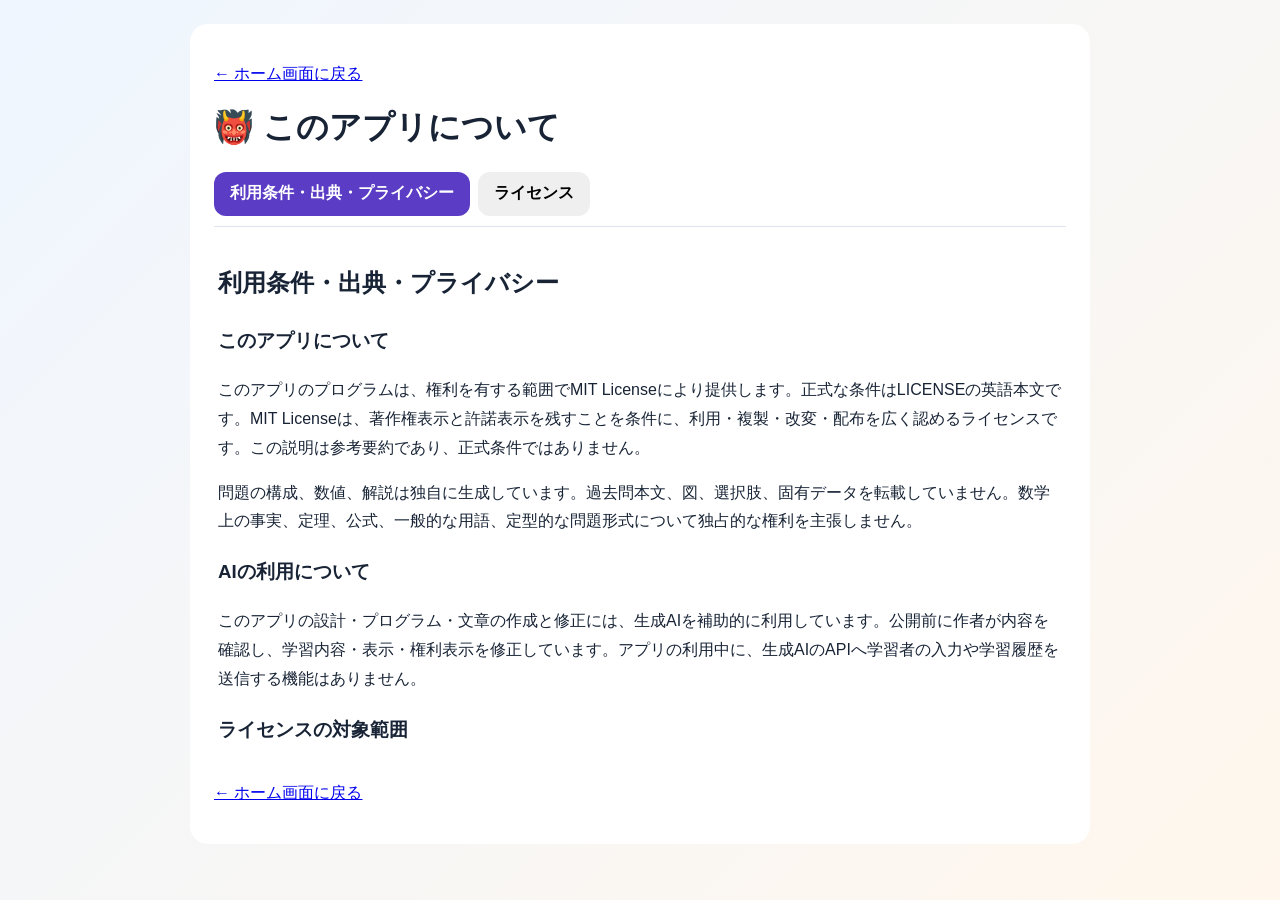
<file: legal.html>
<!doctype html>
<html lang="ja">
<head>
  <meta charset="utf-8"><meta name="viewport" content="width=device-width, initial-scale=1">
  <title>このアプリについて — 👹 高校入試対策シリーズ ～大問2・一次方程式～</title>
  <link rel="stylesheet" href="style.css">
  <style>body{overflow:auto}.legal{width:min(900px,100%);margin:24px auto;background:#fff;padding:24px;border-radius:18px}.tabs{display:flex;gap:8px;border-bottom:1px solid #dbe4ef;padding-bottom:10px}.tabs button[aria-selected="true"]{background:#5b3cc4;color:#fff}.panel{line-height:1.8;max-height:60vh;overflow:auto;padding:14px 4px}.panel pre{white-space:pre-wrap;font: .82rem ui-monospace,monospace}.panel a{color:#4338ca}</style>
</head>
<body><main class="legal"><p><a href="./">← ホーム画面に戻る</a></p><h1><span class="emoji-icon">👹</span> このアプリについて</h1><div class="tabs" role="tablist" aria-label="権利情報"><button role="tab" aria-selected="true" aria-controls="terms" id="terms-tab">利用条件・出典・プライバシー</button><button role="tab" aria-selected="false" aria-controls="license" id="license-tab">ライセンス</button></div><section id="terms" role="tabpanel" aria-labelledby="terms-tab" class="panel"></section><section id="license" role="tabpanel" aria-labelledby="license-tab" class="panel" hidden></section><p><a href="./">← ホーム画面に戻る</a></p></main>
<script>
function appendTextWithLinks(target,text){const parts=text.replace(/`/g,'').split(/(https?:\/\/[^\s）)]+[^\s）),.]?)/g);parts.forEach(part=>{if(/^https?:\/\//.test(part)){const a=document.createElement('a');a.href=part;a.target='_blank';a.rel='noopener';a.textContent=part;target.append(a)}else target.append(document.createTextNode(part));});}
function renderNotice(text,target){let list=null;text.split('\n').forEach(line=>{if(line.startsWith('# ')){const e=document.createElement('h2');e.textContent=line.slice(2);target.append(e);list=null;}else if(line.startsWith('## ')){const e=document.createElement('h3');e.textContent=line.slice(3);target.append(e);list=null;}else if(line.startsWith('- ')){if(!list){list=document.createElement('ul');target.append(list)}const e=document.createElement('li');appendTextWithLinks(e,line.slice(2));list.append(e)}else if(line.trim()){const e=document.createElement('p');appendTextWithLinks(e,line);target.append(e);list=null;}})}
async function load(){const terms=document.querySelector('#terms'),license=document.querySelector('#license');try{renderNotice(await (await fetch('NOTICE.md?v=20260809b')).text(),terms)}catch{terms.textContent='利用条件を読み込めませんでした。'}try{const pre=document.createElement('pre');pre.textContent=await (await fetch('LICENSE?v=20260809b')).text();license.append(pre)}catch{license.textContent='ライセンスを読み込めませんでした。'}}
document.querySelectorAll('[role=tab]').forEach(tab=>tab.addEventListener('click',()=>{document.querySelectorAll('[role=tab]').forEach(t=>t.setAttribute('aria-selected',String(t===tab)));document.querySelector('#terms').hidden=tab.id!=='terms-tab';document.querySelector('#license').hidden=tab.id!=='license-tab';}));load();
</script></body></html>
</file>
<file: style.css>
:root { --ink:#182436; --muted:#64748b; --paper:#f8fafc; --primary:#5b3cc4; --accent:#f97316; --good:#087f5b; --bad:#c92a2a; --line:#dbe4ef; --font:'Outfit','BIZ UDPGothic',sans-serif; }
* { box-sizing:border-box; }
html, body { width:100%; height:100%; margin:0; overflow:hidden; background:linear-gradient(135deg,#eff6ff,#fff7ed); color:var(--ink); font-family:var(--font); }
button, input { font:inherit; } button { cursor:pointer; border:0; border-radius:12px; min-height:44px; padding:10px 16px; font-weight:700; } button:focus-visible, a:focus-visible, math-field:focus-visible { outline:3px solid #fbbf24; outline-offset:2px; }
#app { height:100%; padding:clamp(12px,2vw,28px); display:flex; align-items:center; justify-content:center; }
.shell { width:min(1100px,100%); height:min(700px,100%); min-height:0; display:flex; flex-direction:column; background:rgba(255,255,255,.94); border:1px solid #e7edf5; border-radius:24px; box-shadow:0 18px 55px rgba(30,41,59,.16); overflow:hidden; }
.topbar { display:flex; align-items:center; justify-content:space-between; gap:12px; padding:16px 22px; border-bottom:1px solid var(--line); }
.brand { margin:0; font-size:clamp(1rem,2.1vw,1.35rem); }.emoji-icon { font-family:'Noto Color Emoji','Apple Color Emoji','Segoe UI Emoji',sans-serif; }
.home-top .brand { font-size:clamp(1.45rem,3vw,2rem); }
.content { flex:1; min-height:0; padding:clamp(16px,3vw,36px); display:flex; flex-direction:column; gap:16px; overflow:hidden; }
.home-grid { display:grid; grid-template-columns:1.2fr .8fr; gap:22px; min-height:0; flex:1; }.hero { padding:clamp(12px,2vw,24px); }.eyebrow,.muted { color:var(--muted); }.eyebrow { font-weight:700; letter-spacing:.06em; font-size:.8rem; }.hero h2 { font-size:clamp(1.65rem,3vw,2.5rem); margin:8px 0; }.hero p { line-height:1.7; max-width:58ch; }
.simple-home .home-start { display:flex; flex-direction:column; align-items:center; justify-content:center; gap:14px; }.simple-home .home-title { margin:0 0 8px; color:var(--primary); font-size:clamp(1.65rem,3.4vw,2.45rem); line-height:1.35; text-align:center; }.simple-home .home-start .actions { margin:0; }.simple-home .home-start .primary { min-width:220px; min-height:64px; font-size:1.15rem; }
.card { border:1px solid var(--line); border-radius:18px; padding:18px; background:#fff; min-height:0; }.card h3 { margin:0 0 10px; }.actions { display:flex; flex-wrap:wrap; gap:10px; margin-top:20px; }.primary { background:var(--primary); color:white; }.secondary { background:#e9e5ff; color:#4028a1; }.ghost { background:#f1f5f9; color:var(--ink); }.danger { color:var(--bad); background:#fff0f0; }
.history { overflow:auto; max-height:220px; }.history li { padding:9px 0; border-bottom:1px solid #edf2f7; list-style:none; font-size:.9rem; }.history ul { padding:0; margin:0; }
.progress { height:10px; border-radius:99px; background:#e9eef5; overflow:hidden; }.progress > span { display:block; height:100%; background:linear-gradient(90deg,var(--primary),#a855f7); transition:width .25s; }.meta { display:flex; gap:14px; color:var(--muted); font-weight:700; font-size:.9rem; }
.question-layout { display:grid; grid-template-columns:1.1fr .9fr; gap:18px; min-height:0; flex:1; }.problem { display:flex; flex-direction:column; justify-content:center; gap:15px; }.math { font-size:clamp(1.55rem,3.6vw,2.6rem); text-align:center; padding:14px 4px; min-height:75px; }.answer-row { display:flex; align-items:center; gap:10px; justify-content:center; font-size:1.25rem; font-weight:800; }.math-wrap { width:min(330px,72%); border:2px solid var(--line); border-radius:12px; padding:3px 10px; background:#fff; }.math-wrap:focus-within { border-color:var(--primary); } math-field { width:100%; font-size:1.45rem; border:0; background:transparent; min-height:44px; }.keypad { display:flex; justify-content:center; gap:8px; }.keypad button { min-width:52px; background:#edf2ff; color:#4338ca; }
.side { display:flex; flex-direction:column; gap:10px; min-height:0; }.hint-box,.feedback { overflow:auto; min-height:0; flex:1; line-height:1.6; background:#fffbeb; border:1px solid #fde68a; border-radius:14px; padding:13px; }.feedback { background:#f8fafc; border-color:var(--line); }.feedback.good { background:#ecfdf5; border-color:#a7f3d0; }.feedback.bad { background:#fff5f5; border-color:#fecaca; }.hint-actions { display:flex; gap:8px; flex-wrap:wrap; }.feedback p { margin:.35em 0; }
.result-list { overflow:auto; min-height:0; flex:1; padding-right:4px; }.result-item { border-left:5px solid var(--line); padding:10px 12px; margin:8px 0; background:#fff; }.result-item.good { border-color:var(--good); }.result-item.bad { border-color:var(--bad); }.result-score { font-size:clamp(2rem,5vw,3.8rem); margin:0; color:var(--primary); }
.setup { max-width:700px; margin:auto; width:100%; }.choice-row { display:flex; gap:10px; flex-wrap:wrap; }.choice { background:#eef2ff; color:#3730a3; }.choice.selected { background:var(--primary); color:#fff; }
.notice { padding:10px 12px; border-radius:10px; background:#fff7ed; color:#9a3412; }.sr-only { position:absolute; width:1px; height:1px; overflow:hidden; clip:rect(0,0,0,0); }
.handwriting-canvas { position:fixed; inset:0; z-index:30; width:100vw; height:100vh; pointer-events:none; }
.handwriting-tools { position:fixed; right:clamp(12px,2vw,28px); bottom:clamp(12px,2vw,28px); z-index:40; display:flex; align-items:center; gap:6px; padding:7px; border:1px solid #cbd5e1; border-radius:16px; background:rgba(255,255,255,.96); box-shadow:0 8px 24px rgba(30,41,59,.18); }
.handwriting-tools button { min-height:40px; padding:7px 11px; border:1px solid transparent; border-radius:10px; background:#f1f5f9; color:#334155; font-size:.9rem; }
.handwriting-tools button[aria-pressed="true"] { border-color:#5b3cc4; background:#e9e5ff; color:#4028a1; }
.handwriting-tools button:disabled { cursor:not-allowed; opacity:.45; }
.handwriting-status { position:absolute; width:1px; height:1px; overflow:hidden; clip:rect(0,0,0,0); }
@media (max-width:720px) { .shell { border-radius:14px; } .home-grid,.question-layout { grid-template-columns:1fr; } .question-layout { overflow:auto; } .side { min-height:180px; } .topbar { padding:11px 14px; } .content { padding:14px; } }

/* ── ドリル画面：既存シリーズ共通の「上部進捗＋問題＋ヒント」構成 ── */
.quiz-shell { width:100%; height:100%; max-width:1366px; border:0; border-radius:0; box-shadow:none; background:transparent; overflow:visible; }
.quiz-shell .topbar { background:#fff; border:1px solid var(--line); border-radius:16px; box-shadow:0 8px 24px rgba(30,41,59,.10); padding:12px 18px; }
.quiz-shell .brand { color:var(--primary); font-size:clamp(1rem,2vw,1.35rem); font-weight:800; }
.quiz-shell .content { padding:clamp(12px,2vh,20px) 0 92px; gap:10px; overflow:hidden; }
.quiz-shell .meta { justify-content:space-between; padding:0 4px; font-size:clamp(.8rem,1.5vw,1rem); }
.quiz-shell .progress { height:12px; box-shadow:inset 0 1px 2px rgba(30,41,59,.08); }
.quiz-shell .question-layout { grid-template-columns:minmax(0,1.15fr) minmax(280px,.85fr); gap:clamp(14px,2vw,26px); overflow:hidden; }
.quiz-shell .problem { border:2px solid var(--line); border-radius:18px; box-shadow:0 8px 24px rgba(30,41,59,.10); padding:clamp(16px,2.5vw,30px); justify-content:flex-start; overflow:auto; }
.quiz-shell .problem > p { margin:0; font-size:clamp(1rem,1.8vw,1.25rem); font-weight:700; text-align:center; }
.quiz-shell .math { padding:clamp(14px,2.5vh,26px) 4px; min-height:120px; display:flex; align-items:center; justify-content:center; background:#f8fbff; border:1px solid #dbeafe; border-radius:14px; }
.quiz-shell .answer-row { font-size:clamp(1.35rem,2.4vw,1.8rem); }
.quiz-shell .math-wrap { width:min(420px,78%); border-width:3px; padding:5px 12px; }
.quiz-shell math-field { font-size:clamp(1.5rem,2.6vw,2rem); }
.quiz-shell .keypad { gap:10px; }
.quiz-shell .keypad button { min-height:44px; padding:8px 16px; border:2px solid #c7d2fe; border-radius:10px; font-size:1rem; }
.quiz-shell #answer-actions { margin-top:auto; }
.quiz-shell #answer-actions .primary { width:100%; min-height:58px; font-size:clamp(1rem,1.8vw,1.2rem); border-radius:14px; box-shadow:0 8px 18px rgba(91,60,196,.24); }
.quiz-shell .side { gap:12px; overflow:hidden; }
.quiz-shell .hint-box { flex:1; background:#eff6ff; border:2px dashed #93c5fd; border-radius:14px; padding:16px; color:#334155; }
.quiz-shell .hint-box strong { color:#4338ca; font-size:1.05rem; }
.quiz-shell .hint-box p { margin:.6em 0 0; }
.quiz-shell .hint-actions { justify-content:center; }
.quiz-shell .hint-actions .ghost { min-width:180px; background:#eef2ff; border:2px solid #a5b4fc; color:#4338ca; }
.quiz-shell .feedback { flex:0 0 auto; min-height:108px; max-height:34%; padding:16px; border-width:2px; }

@media (max-width:720px) {
  #app { padding:8px; }
  .quiz-shell .topbar { padding:10px 12px; }
  .quiz-shell .brand { font-size:.95rem; }
  .quiz-shell .question-layout { grid-template-columns:1fr; overflow:auto; }
  .quiz-shell .problem { overflow:visible; }
  .quiz-shell .side { min-height:210px; }
  .quiz-shell .hint-box { flex:0 0 120px; }
}
@media (max-width:480px) { .handwriting-tools { left:8px; right:8px; bottom:8px; justify-content:center; } .handwriting-tools button { flex:1; padding:7px 6px; } }

.hidden { display:none !important; }
.quiz-shell .hint-box { display:flex; flex-direction:column; gap:10px; padding:0; background:transparent; border:0; border-radius:0; overflow:auto; }
.quiz-shell .hint-placeholder { margin:auto 0; padding:18px; border:2px dashed #93c5fd; border-radius:14px; background:#eff6ff; color:var(--muted); line-height:1.65; text-align:center; }
.quiz-shell .hint-step { padding:14px 16px; border:2px dashed #93c5fd; border-radius:14px; background:#eff6ff; color:#334155; line-height:1.65; }
.quiz-shell .hint-step > span { display:inline-block; padding:2px 10px; border-radius:999px; background:#6366f1; color:#fff; font-size:.8rem; font-weight:700; }
.quiz-shell .hint-step p { margin:8px 0 0; }
.quiz-shell .hint-step-answer { border-style:solid; border-color:#c92a2a; background:#fff5f5; }
.quiz-shell .hint-step-answer > span { background:#c92a2a; }
.quiz-shell .memo-area { display:flex; flex:1 1 140px; flex-direction:column; min-height:140px; overflow:hidden; border:2px solid var(--line); border-radius:14px; background:#fff; padding:10px 12px; }
.quiz-shell .memo-head { display:flex; align-items:center; justify-content:space-between; gap:12px; color:#4338ca; font-size:.9rem; font-weight:700; }
.quiz-shell #memo-clear { min-height:32px; padding:5px 12px; border:1px solid var(--line); border-radius:9px; background:#f1f5f9; color:var(--muted); font-size:.8rem; }
.quiz-shell #memo-canvas { display:block; width:100%; height:100%; min-height:96px; margin-top:8px; touch-action:none; cursor:crosshair; border-radius:9px; background:repeating-linear-gradient(to bottom,transparent 0,transparent 27px,#dbe4ef 27px,#dbe4ef 28px),#f8fbff; }
.quiz-shell .hint-box { flex:0 1 auto; max-height:44%; }
.quiz-shell .side > .memo-area { flex:1 1 180px; min-height:180px; }
.confetti { position:fixed; top:18vh; width:10px; height:16px; z-index:50; pointer-events:none; animation:confetti-fall 1.2s ease-out forwards; }
@keyframes confetti-fall { to { transform:translate(var(--x),68vh) rotate(720deg); opacity:0; } }
.quiz-shell .compact-answer { gap:10px; }
.quiz-shell .compact-answer .math-wrap { width:230px; max-width:48%; }
.quiz-shell .frac-key { min-width:62px; min-height:52px; padding:8px 14px; border:2px solid #c7d2fe; border-radius:10px; background:#edf2ff; color:#4338ca; font-size:1.05rem; }
.quiz-shell .question-hint { display:flex; flex:1 1 130px; flex-direction:column; min-height:130px; overflow:hidden; }
.quiz-shell .question-hint .hint-box { flex:1 1 auto; max-height:none; padding:2px; }
.quiz-shell .question-hint .hint-actions { padding-top:8px; justify-content:center; }
.quiz-shell .question-hint .hint-actions .ghost { min-width:170px; }
.quiz-shell .problem > .feedback { flex:0 0 auto; max-height:30%; }
.quiz-shell .compact-feedback { min-height:0; padding:8px 12px; }
.quiz-shell .compact-feedback p { margin:.2em 0 0; }
.quiz-shell .side { min-height:0; }
.quiz-shell .side > .memo-area { flex:1 1 auto; height:100%; min-height:0; }
.quiz-shell .question-hint { flex:0 0 auto; min-height:0; overflow:visible; }
.quiz-shell .question-hint .hint-box { flex:0 0 auto; overflow:visible; }
.quiz-shell .question-hint .hint-step { padding:8px 12px; line-height:1.45; }
.quiz-shell .question-hint .hint-step p { margin:4px 0 0; }
.quiz-shell .question-hint .hint-step { display:grid; grid-template-columns:minmax(150px,.95fr) minmax(0,1.05fr); gap:10px; align-items:center; padding:4px 8px; border-width:0 0 1px; border-style:solid; border-color:#bfdbfe; border-radius:0; background:transparent; }
.quiz-shell .hint-calc { padding:1px 3px; text-align:right; font-size:1rem; overflow-x:auto; }
.quiz-shell .hint-explain { margin:0 !important; font-size:.82rem; line-height:1.3; }
.quiz-shell .problem > .memo-area { flex:1 1 160px; min-height:160px; }
.quiz-shell .side > .question-hint { display:flex; flex:1 1 auto; flex-direction:column; min-height:0; height:100%; overflow:hidden; }
.quiz-shell .side .question-hint .hint-box { flex:1 1 auto; min-height:0; overflow:auto; justify-content:center; gap:14px; padding:14px; border:2px solid #bfdbfe; border-radius:16px; background:#f8fbff; }
.quiz-shell .side .question-hint .hint-step { grid-template-columns:minmax(175px,1fr) minmax(0,1.1fr); gap:18px; min-height:76px; padding:14px 16px; border:1px solid #bfdbfe; border-radius:14px; background:#fff; box-shadow:0 3px 9px rgba(30,41,59,.06); }
.quiz-shell .side .hint-calc { padding:5px 10px; font-size:1.25rem; }
.quiz-shell .side .hint-explain { font-size:1rem; line-height:1.5; }
.quiz-shell .side .hint-placeholder { margin:auto; width:100%; }
@media (max-width:720px) { .quiz-shell .hint-grid { grid-template-columns:1fr; gap:5px; } }
@media (max-width:720px) { .quiz-shell .compact-answer .math-wrap { width:180px; } .quiz-shell .question-hint { min-height:150px; } }
/* 判定の見せ分け（2026-10-23）：△分母のマイナス／×あと一歩（途中）／×書き方／採点していない（空欄・書きかけ） */
.feedback.partial { background:#fff7ed; border-color:#fdba74; }.feedback.partial strong { color:#c2410c; }
.feedback.unfinished { background:#fffbeb; border-color:#fcd34d; }.feedback.unfinished strong { color:#b45309; }
.feedback.notation { background:#eef2ff; border-color:#a5b4fc; }.feedback.notation strong { color:#4338ca; }
.feedback.bad strong { color:var(--bad); }
.feedback.notice { background:#f1f5f9; border-color:#cbd5e1; border-style:dashed; }.feedback.notice strong { color:var(--ink); }
/* 仮想キーボードが出ている間（<html class="vk-open">。main.js の followVirtualKeyboard が付ける）：高さ固定をゆるめてスクロールできるようにする */
html.vk-open, html.vk-open body { height:auto; min-height:100%; overflow:auto; }
html.vk-open body { padding-bottom:var(--vk-height,0px); }
html.vk-open #app { height:auto; min-height:100vh; align-items:flex-start; }
html.vk-open .quiz-shell, html.vk-open .quiz-shell .content, html.vk-open .quiz-shell .question-layout, html.vk-open .quiz-shell .problem { height:auto; overflow:visible; }
html.vk-open .quiz-shell .content { padding-bottom:16px; }
html.vk-open .quiz-shell .problem > .feedback { max-height:none; }
/* 低い画面（1366×768 の Chromebook など）：判定文が2行でも「次へ」がカードの中に見えるよう、縦の余白を詰める */
@media (max-height:820px) {
  .quiz-shell .content { padding-bottom:76px; gap:8px; }
  .quiz-shell .problem { gap:10px; padding:16px 22px; }
  .quiz-shell .math { min-height:84px; padding:10px 4px; }
  .quiz-shell .problem > .feedback { max-height:none; }
  .quiz-shell #answer-actions { margin-top:auto; padding-top:0; }
  .quiz-shell #answer-actions .primary { min-height:50px; }
  .quiz-shell .problem .actions { margin-top:auto; }
}
/* 縦向きのタブレット（768×1024 など）：右の列（ヒント）を問題の下へ回して、説明文を読める幅にする */
@media (max-width:900px) {
  .quiz-shell .question-layout { grid-template-columns:1fr; grid-template-rows:auto minmax(0,1fr); overflow:auto; }
  .quiz-shell .side .question-hint .hint-step { grid-template-columns:minmax(140px,.9fr) minmax(0,1.1fr); }
}
</file>
